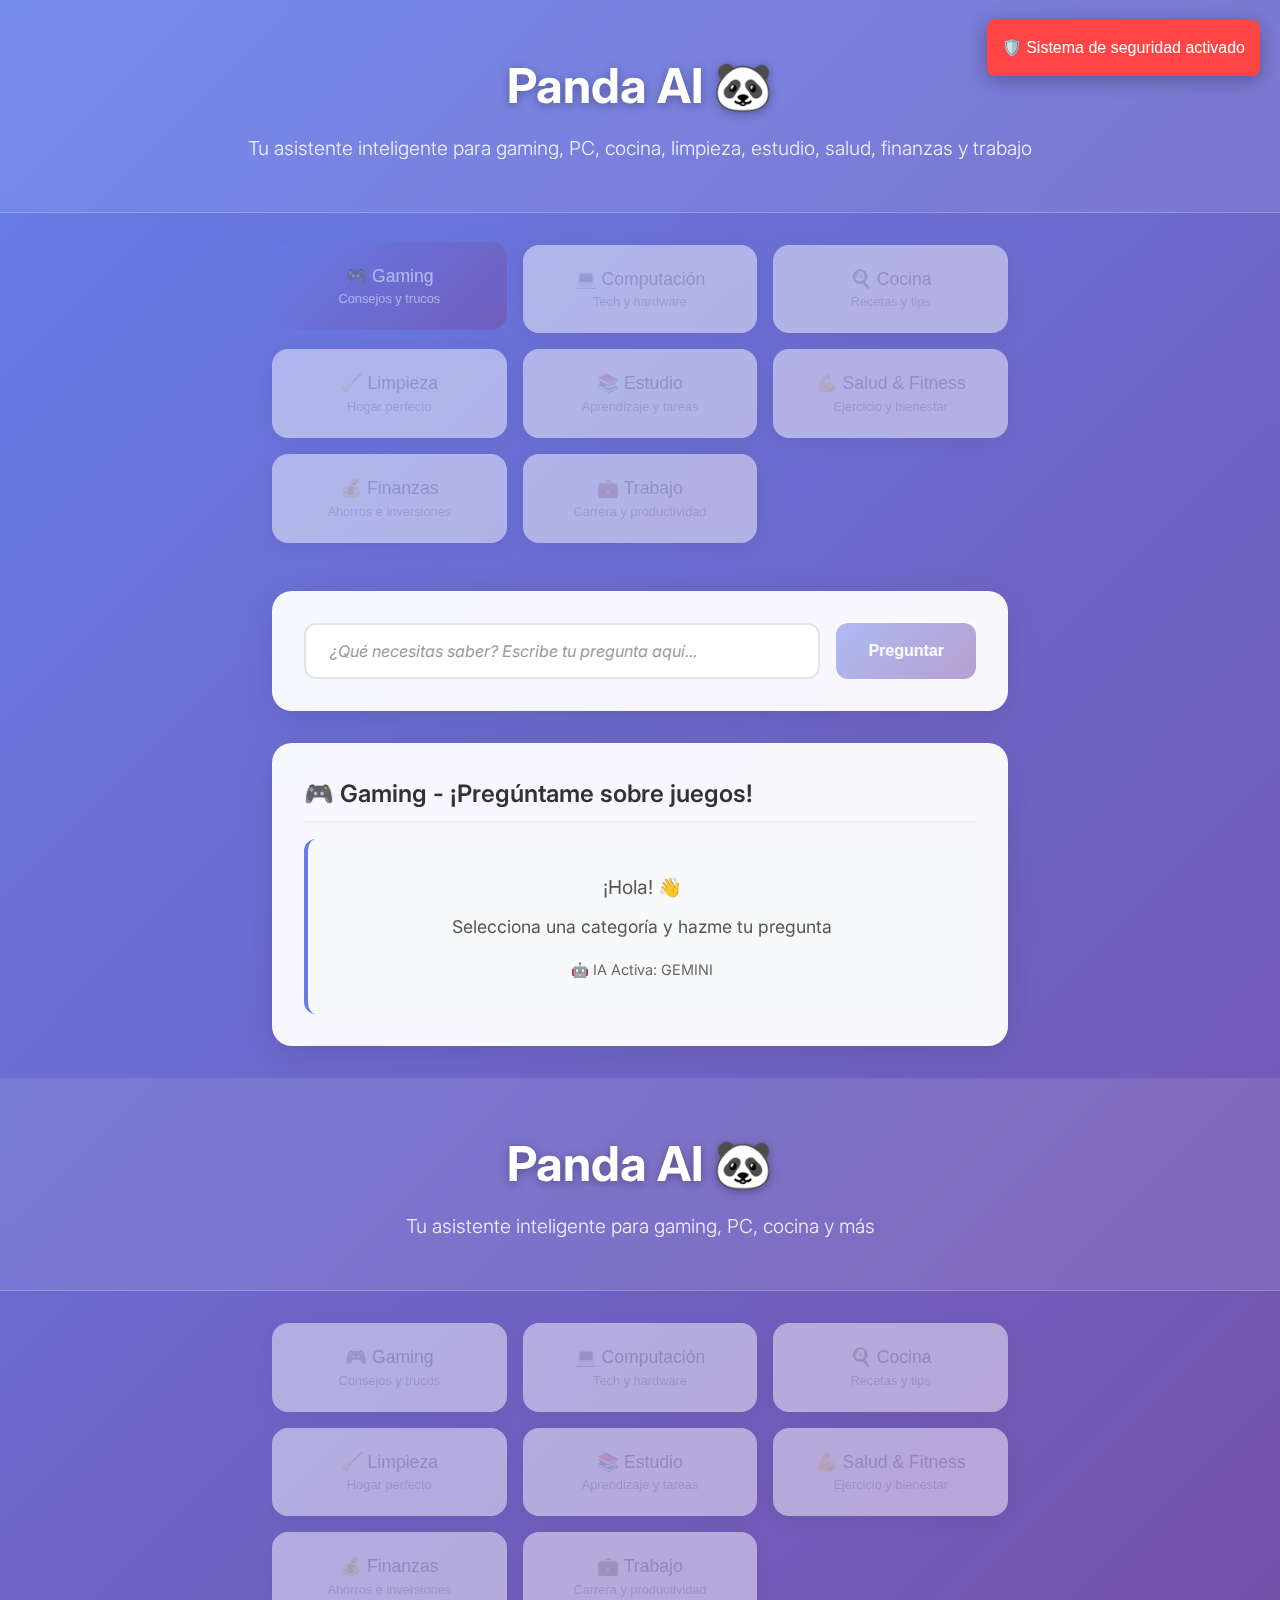
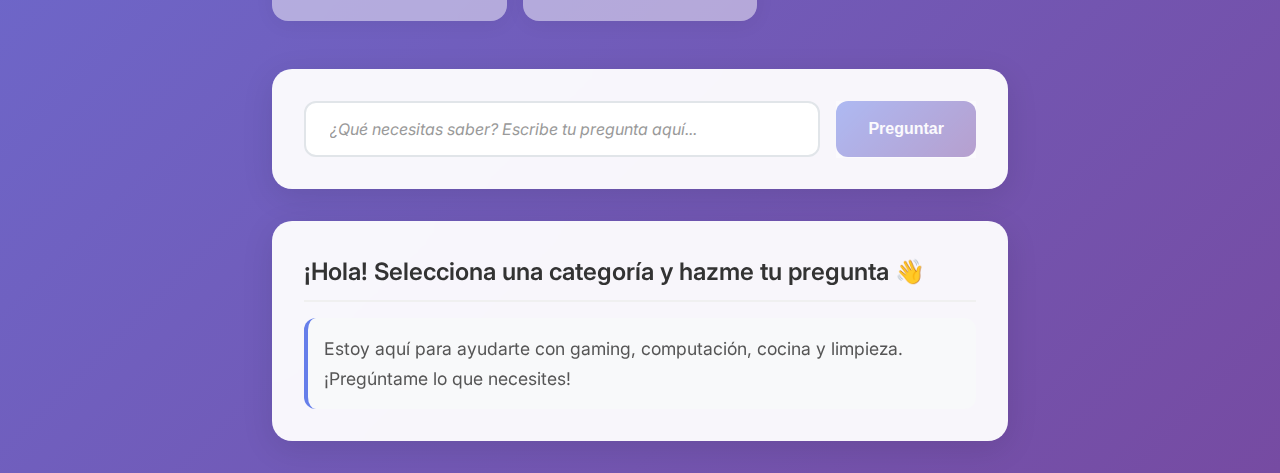
<file: index.html>
<!DOCTYPE html>
<html lang="es">
<head>
  <meta charset="UTF-8">
  <title>Panda AI Hub - Asistente IA Inteligente | Gaming, Tech, Cocina y Más</title>
  <meta name="viewport" content="width=device-width, initial-scale=1.0">
  <meta name="description" content="🐼 Panda AI - El mejor asistente de IA gratuito para gaming, tecnología, cocina, limpieza, estudio, salud y finanzas. Respuestas instantáneas con IA avanzada.">
  
  <!-- 🛡️ SEGURIDAD ULTRA AVANZADA -->
  <meta http-equiv="X-Content-Type-Options" content="nosniff">
  <meta http-equiv="X-Frame-Options" content="DENY">
  <meta http-equiv="X-XSS-Protection" content="1; mode=block">
  <meta http-equiv="Referrer-Policy" content="strict-origin-when-cross-origin">
  <meta http-equiv="Permissions-Policy" content="geolocation=(), microphone=(), camera=()">
  
  <!-- SEO OPTIMIZADO -->
  <meta name="robots" content="index, follow, max-image-preview:large">
  <meta name="author" content="Panda AI Hub">
  <meta name="keywords" content="IA gratis, asistente virtual, gaming IA, tecnología IA, cocina IA, limpieza IA, estudio IA, salud IA, finanzas IA, Argentina, chatbot inteligente">
  <link rel="canonical" href="https://pandaai.com">
  
  <!-- OPEN GRAPH OPTIMIZADO -->
  <meta property="og:type" content="website">
  <meta property="og:title" content="🐼 Panda AI Hub - Asistente IA Gratuito">
  <meta property="og:description" content="El mejor asistente de IA para gaming, tecnología, cocina y más. ¡Completamente gratis!">
  <meta property="og:url" content="https://pandaai.com">
  <meta property="og:site_name" content="Panda AI Hub">
  <meta property="og:image" content="https://pandaai.com/panda-ai-preview.jpg">
  <meta property="og:image:width" content="1200">
  <meta property="og:image:height" content="630">
  <meta property="og:locale" content="es_AR">
  
  <!-- TWITTER CARDS -->
  <meta name="twitter:card" content="summary_large_image">
  <meta name="twitter:title" content="🐼 Panda AI Hub - Asistente IA Gratuito">
  <meta name="twitter:description" content="El mejor asistente de IA para gaming, tecnología, cocina y más. ¡Completamente gratis!">
  <meta name="twitter:image" content="https://pandaai.com/panda-ai-preview.jpg">
  
  <!-- FAVICON OPTIMIZADO -->
  <link rel="icon" type="image/svg+xml" href="data:image/svg+xml,<svg xmlns=%22http://www.w3.org/2000/svg%22 viewBox=%220 0 100 100%22><text y=%22.9em%22 font-size=%2290%22>🐼</text></svg>">
  <link rel="apple-touch-icon" href="data:image/svg+xml,<svg xmlns=%22http://www.w3.org/2000/svg%22 viewBox=%220 0 100 100%22><text y=%22.9em%22 font-size=%2290%22>🐼</text></svg>">
  
  <!-- CSS OPTIMIZADO -->
  <link rel="preconnect" href="https://fonts.googleapis.com">
  <link rel="preconnect" href="https://fonts.gstatic.com" crossorigin>
  <link href="https://fonts.googleapis.com/css2?family=Inter:wght@300;400;500;600;700;800&display=swap" rel="stylesheet">
  <link rel="stylesheet" href="style.min.css">
  
  <!-- STRUCTURED DATA -->
  <script type="application/ld+json">
  {
    "@context": "https://schema.org",
    "@type": "WebApplication",
    "name": "Panda AI Hub",
    "description": "Asistente de IA gratuito especializado en gaming, tecnología, cocina, limpieza, estudio, salud y finanzas",
    "url": "https://pandaai.com",
    "applicationCategory": "UtilityApplication",
    "operatingSystem": "Web Browser",
    "offers": {
      "@type": "Offer",
      "price": "0",
      "priceCurrency": "USD"
    },
    "creator": {
      "@type": "Organization",
      "name": "Panda AI Hub"
    }
  }
  </script>
</head>
<body>

  <!-- HEADER -->
  <header>
    <h1>Panda AI 🐼</h1>
    <p>Tu asistente inteligente para gaming, PC, cocina, limpieza, estudio, salud, finanzas y trabajo</p>
  </header>

  <main>
    <!-- SECCIONES -->
    <section id="secciones" aria-label="Categorías disponibles">
      <button onclick="setSeccion('gaming')" data-section="gaming" aria-label="Sección Gaming">
        🎮 Gaming
        <small>Consejos y trucos</small>
      </button>
      <button onclick="setSeccion('pc')" data-section="pc" aria-label="Sección Computación">
        💻 Computación
        <small>Tech y hardware</small>
      </button>
      <button onclick="setSeccion('cocina')" data-section="cocina" aria-label="Sección Cocina">
        🍳 Cocina
        <small>Recetas y tips</small>
      </button>
      <button onclick="setSeccion('limpieza')" data-section="limpieza" aria-label="Sección Limpieza">
        🧹 Limpieza
        <small>Hogar perfecto</small>
      </button>
      <button onclick="setSeccion('estudio')" data-section="estudio" aria-label="Sección Estudio">
        📚 Estudio
        <small>Aprendizaje y tareas</small>
      </button>
      <button onclick="setSeccion('salud')" data-section="salud" aria-label="Sección Salud">
        💪 Salud & Fitness
        <small>Ejercicio y bienestar</small>
      </button>
      <button onclick="setSeccion('dinero')" data-section="dinero" aria-label="Sección Finanzas">
        💰 Finanzas
        <small>Ahorros e inversiones</small>
      </button>
      <button onclick="setSeccion('trabajo')" data-section="trabajo" aria-label="Sección Trabajo">
        💼 Trabajo
        <small>Carrera y productividad</small>
      </button>
    </section>

    <!-- INPUT -->
    <section id="consulta" aria-label="Área de consulta">
      <input 
        type="text" 
        id="pregunta" 
        placeholder="¿Qué necesitas saber? Escribe tu pregunta aquí..."
        maxlength="200"
        aria-label="Campo de pregunta"
        autocomplete="off"
      >
      <button onclick="preguntarIA()" aria-label="Enviar pregunta a la IA">
        <span id="btn-text">Preguntar</span>
      </button>
    </section>

    <!-- RESPUESTA -->
    <section id="resultado" aria-label="Área de respuesta">
      <h2 id="titulo">¡Hola! Selecciona una categoría y hazme tu pregunta 👋</h2>
      <div id="respuesta" role="region" aria-live="polite">
        Estoy aquí para ayudarte con gaming, computación, cocina, limpieza, estudio, salud, finanzas y trabajo. 
        ¡Pregúntame lo que necesites!
      </div>
    </section>
  </main>

  <!-- 🛡️ SISTEMA DE SEGURIDAD -->
  <script src="security.js" defer></script>
  
  <!-- JS PRINCIPAL -->
  <script src="app.js" defer></script>
  
  <!-- ANALYTICS (opcional - agregar tu código) -->
  <!-- <script async src="https://www.googletagmanager.com/gtag/js?id=GA_MEASUREMENT_ID"></script> -->
</body>
</html>
<!DOCTYPE html>
<html lang="es">
<head>
  <meta charset="UTF-8">
  <title>Panda AI Hub - Tu Asistente Inteligente</title>
  <meta name="viewport" content="width=device-width, initial-scale=1.0">
  <meta name="description" content="Panda AI - Asistente inteligente especializado en gaming, computación, cocina y limpieza">

  <!-- CSS -->
  <link rel="stylesheet" href="style.css.css">
  <link href="https://fonts.googleapis.com/css2?family=Inter:wght@300;400;500;600;700&display=swap" rel="stylesheet">
  
  <!-- 🛡️ SEGURIDAD ULTRA AVANZADA -->
  <meta http-equiv="X-Content-Type-Options" content="nosniff">
  <meta http-equiv="X-Frame-Options" content="DENY">
  <meta http-equiv="X-XSS-Protection" content="1; mode=block">
  <meta http-equiv="Referrer-Policy" content="strict-origin-when-cross-origin">
  <meta http-equiv="Permissions-Policy" content="geolocation=(), microphone=(), camera=()">
  
  <!-- SEO y Meta Tags -->
  <meta name="robots" content="index, follow">
  <meta name="author" content="Panda AI Hub">
  <meta name="keywords" content="IA, asistente virtual, gaming, tecnología, cocina, limpieza, Argentina">
  <link rel="canonical" href="https://pandaai.com">
  
  <!-- Open Graph -->
  <meta property="og:type" content="website">
  <meta property="og:title" content="Panda AI Hub - Asistente IA Inteligente">
  <meta property="og:description" content="El mejor asistente de IA para gaming, tecnología, cocina y más">
  <meta property="og:url" content="https://pandaai.com">
  <meta property="og:site_name" content="Panda AI Hub">
</head>
<body>

  <!-- HEADER -->
  <header>
    <h1>Panda AI 🐼</h1>
    <p>Tu asistente inteligente para gaming, PC, cocina y más</p>
  </header>

  <main>
    <!-- SECCIONES -->
    <section id="secciones">
      <button onclick="setSeccion('gaming')" data-section="gaming">
        🎮 Gaming
        <small>Consejos y trucos</small>
      </button>
      <button onclick="setSeccion('pc')" data-section="pc">
        💻 Computación
        <small>Tech y hardware</small>
      </button>
      <button onclick="setSeccion('cocina')" data-section="cocina">
        🍳 Cocina
        <small>Recetas y tips</small>
      </button>
      <button onclick="setSeccion('limpieza')" data-section="limpieza">
        🧹 Limpieza
        <small>Hogar perfecto</small>
      </button>
      <button onclick="setSeccion('estudio')" data-section="estudio">
        📚 Estudio
        <small>Aprendizaje y tareas</small>
      </button>
      <button onclick="setSeccion('salud')" data-section="salud">
        💪 Salud & Fitness
        <small>Ejercicio y bienestar</small>
      </button>
      <button onclick="setSeccion('dinero')" data-section="dinero">
        💰 Finanzas
        <small>Ahorros e inversiones</small>
      </button>
      <button onclick="setSeccion('trabajo')" data-section="trabajo">
        💼 Trabajo
        <small>Carrera y productividad</small>
      </button>
    </section>

    <!-- INPUT -->
    <section id="consulta">
      <input 
        type="text" 
        id="pregunta" 
        placeholder="¿Qué necesitas saber? Escribe tu pregunta aquí..."
        maxlength="200"
      >
      <button onclick="preguntarIA()">
        <span id="btn-text">Preguntar</span>
      </button>
    </section>

    <!-- RESPUESTA -->
    <section id="resultado">
      <h2 id="titulo">¡Hola! Selecciona una categoría y hazme tu pregunta 👋</h2>
      <div id="respuesta">
        Estoy aquí para ayudarte con gaming, computación, cocina y limpieza. 
        ¡Pregúntame lo que necesites!
      </div>
    </section>
  </main>

  <!-- 🛡️ SISTEMA DE SEGURIDAD -->
  <script src="security.js"></script>
  
  <!-- JS PRINCIPAL -->
  <script src="app.js"></script>
</body>
</html>
</file>
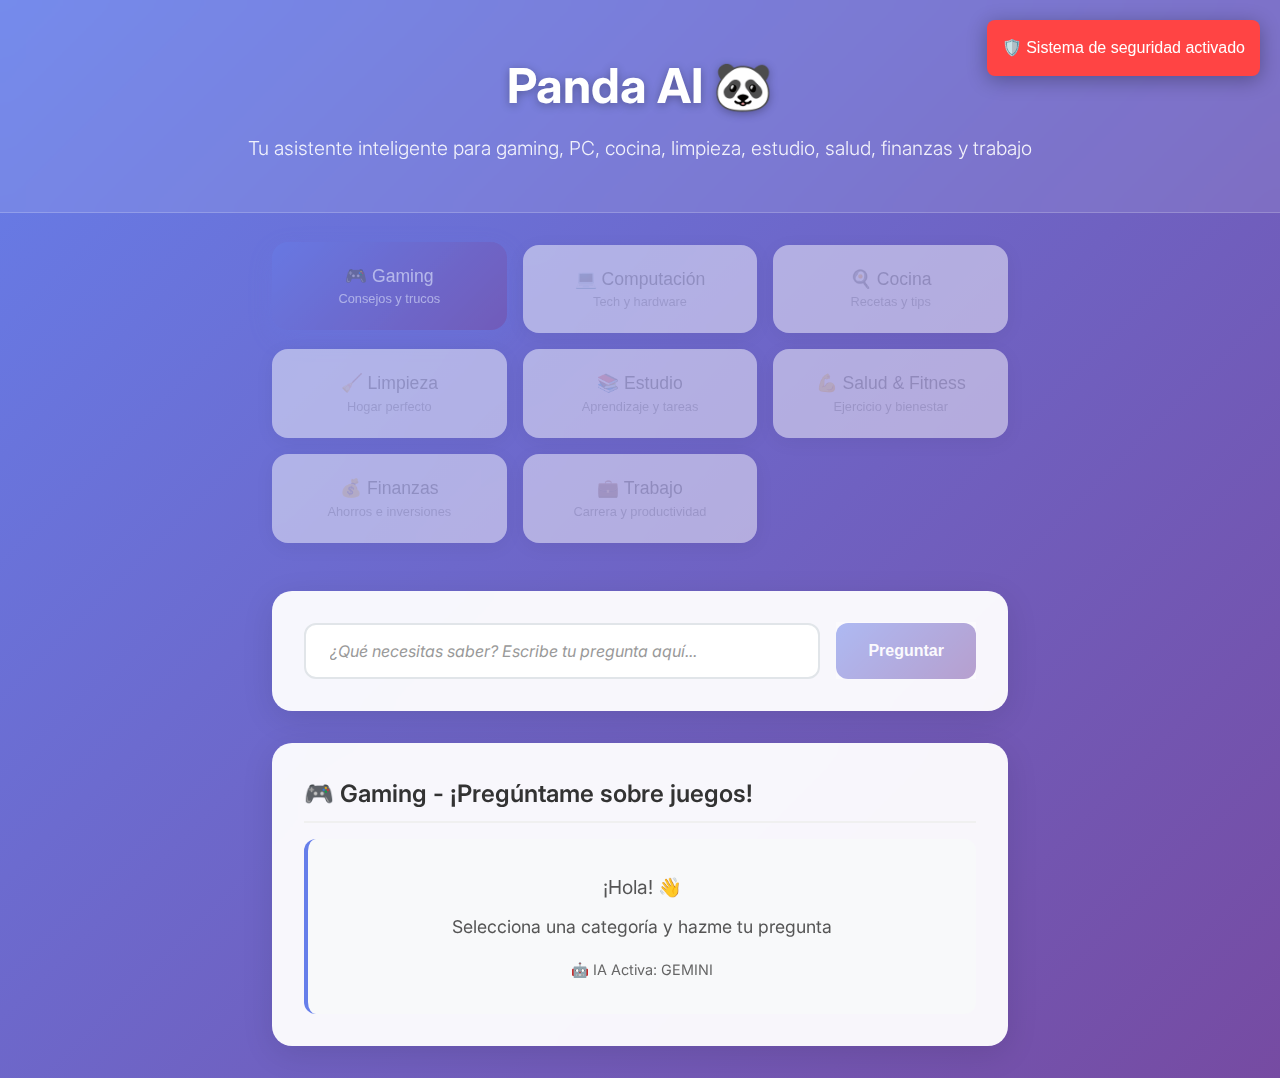
<file: index-prod.html>
<!DOCTYPE html>
<html lang="es">
<head>
  <meta charset="UTF-8">
  <title>Panda AI Hub - Asistente IA Inteligente | Gaming, Tech, Cocina y Más</title>
  <meta name="viewport" content="width=device-width, initial-scale=1.0">
  <meta name="description" content="🐼 Panda AI - El mejor asistente de IA gratuito para gaming, tecnología, cocina, limpieza, estudio, salud y finanzas. Respuestas instantáneas con IA avanzada.">
  
  <!-- 🛡️ SEGURIDAD ULTRA AVANZADA -->
  <meta http-equiv="X-Content-Type-Options" content="nosniff">
  <meta http-equiv="X-Frame-Options" content="DENY">
  <meta http-equiv="X-XSS-Protection" content="1; mode=block">
  <meta http-equiv="Referrer-Policy" content="strict-origin-when-cross-origin">
  <meta http-equiv="Permissions-Policy" content="geolocation=(), microphone=(), camera=()">
  
  <!-- SEO OPTIMIZADO -->
  <meta name="robots" content="index, follow, max-image-preview:large">
  <meta name="author" content="Panda AI Hub">
  <meta name="keywords" content="IA gratis, asistente virtual, gaming IA, tecnología IA, cocina IA, limpieza IA, estudio IA, salud IA, finanzas IA, Argentina, chatbot inteligente">
  <link rel="canonical" href="https://pandaai.com">
  
  <!-- OPEN GRAPH OPTIMIZADO -->
  <meta property="og:type" content="website">
  <meta property="og:title" content="🐼 Panda AI Hub - Asistente IA Gratuito">
  <meta property="og:description" content="El mejor asistente de IA para gaming, tecnología, cocina y más. ¡Completamente gratis!">
  <meta property="og:url" content="https://pandaai.com">
  <meta property="og:site_name" content="Panda AI Hub">
  <meta property="og:image" content="https://pandaai.com/panda-ai-preview.jpg">
  <meta property="og:image:width" content="1200">
  <meta property="og:image:height" content="630">
  <meta property="og:locale" content="es_AR">
  
  <!-- TWITTER CARDS -->
  <meta name="twitter:card" content="summary_large_image">
  <meta name="twitter:title" content="🐼 Panda AI Hub - Asistente IA Gratuito">
  <meta name="twitter:description" content="El mejor asistente de IA para gaming, tecnología, cocina y más. ¡Completamente gratis!">
  <meta name="twitter:image" content="https://pandaai.com/panda-ai-preview.jpg">
  
  <!-- FAVICON OPTIMIZADO -->
  <link rel="icon" type="image/svg+xml" href="data:image/svg+xml,<svg xmlns=%22http://www.w3.org/2000/svg%22 viewBox=%220 0 100 100%22><text y=%22.9em%22 font-size=%2290%22>🐼</text></svg>">
  <link rel="apple-touch-icon" href="data:image/svg+xml,<svg xmlns=%22http://www.w3.org/2000/svg%22 viewBox=%220 0 100 100%22><text y=%22.9em%22 font-size=%2290%22>🐼</text></svg>">
  
  <!-- CSS OPTIMIZADO -->
  <link rel="preconnect" href="https://fonts.googleapis.com">
  <link rel="preconnect" href="https://fonts.gstatic.com" crossorigin>
  <link href="https://fonts.googleapis.com/css2?family=Inter:wght@300;400;500;600;700;800&display=swap" rel="stylesheet">
  <link rel="stylesheet" href="style.min.css">
  
  <!-- STRUCTURED DATA -->
  <script type="application/ld+json">
  {
    "@context": "https://schema.org",
    "@type": "WebApplication",
    "name": "Panda AI Hub",
    "description": "Asistente de IA gratuito especializado en gaming, tecnología, cocina, limpieza, estudio, salud y finanzas",
    "url": "https://pandaai.com",
    "applicationCategory": "UtilityApplication",
    "operatingSystem": "Web Browser",
    "offers": {
      "@type": "Offer",
      "price": "0",
      "priceCurrency": "USD"
    },
    "creator": {
      "@type": "Organization",
      "name": "Panda AI Hub"
    }
  }
  </script>
</head>
<body>

  <!-- HEADER -->
  <header>
    <h1>Panda AI 🐼</h1>
    <p>Tu asistente inteligente para gaming, PC, cocina, limpieza, estudio, salud, finanzas y trabajo</p>
  </header>

  <main>
    <!-- SECCIONES -->
    <section id="secciones" aria-label="Categorías disponibles">
      <button onclick="setSeccion('gaming')" data-section="gaming" aria-label="Sección Gaming">
        🎮 Gaming
        <small>Consejos y trucos</small>
      </button>
      <button onclick="setSeccion('pc')" data-section="pc" aria-label="Sección Computación">
        💻 Computación
        <small>Tech y hardware</small>
      </button>
      <button onclick="setSeccion('cocina')" data-section="cocina" aria-label="Sección Cocina">
        🍳 Cocina
        <small>Recetas y tips</small>
      </button>
      <button onclick="setSeccion('limpieza')" data-section="limpieza" aria-label="Sección Limpieza">
        🧹 Limpieza
        <small>Hogar perfecto</small>
      </button>
      <button onclick="setSeccion('estudio')" data-section="estudio" aria-label="Sección Estudio">
        📚 Estudio
        <small>Aprendizaje y tareas</small>
      </button>
      <button onclick="setSeccion('salud')" data-section="salud" aria-label="Sección Salud">
        💪 Salud & Fitness
        <small>Ejercicio y bienestar</small>
      </button>
      <button onclick="setSeccion('dinero')" data-section="dinero" aria-label="Sección Finanzas">
        💰 Finanzas
        <small>Ahorros e inversiones</small>
      </button>
      <button onclick="setSeccion('trabajo')" data-section="trabajo" aria-label="Sección Trabajo">
        💼 Trabajo
        <small>Carrera y productividad</small>
      </button>
    </section>

    <!-- INPUT -->
    <section id="consulta" aria-label="Área de consulta">
      <input 
        type="text" 
        id="pregunta" 
        placeholder="¿Qué necesitas saber? Escribe tu pregunta aquí..."
        maxlength="200"
        aria-label="Campo de pregunta"
        autocomplete="off"
      >
      <button onclick="preguntarIA()" aria-label="Enviar pregunta a la IA">
        <span id="btn-text">Preguntar</span>
      </button>
    </section>

    <!-- RESPUESTA -->
    <section id="resultado" aria-label="Área de respuesta">
      <h2 id="titulo">¡Hola! Selecciona una categoría y hazme tu pregunta 👋</h2>
      <div id="respuesta" role="region" aria-live="polite">
        Estoy aquí para ayudarte con gaming, computación, cocina, limpieza, estudio, salud, finanzas y trabajo. 
        ¡Pregúntame lo que necesites!
      </div>
    </section>
  </main>

  <!-- 🛡️ SISTEMA DE SEGURIDAD -->
  <script src="security.js" defer></script>
  
  <!-- JS PRINCIPAL -->
  <script src="app.js" defer></script>
  
  <!-- ANALYTICS (opcional - agregar tu código) -->
  <!-- <script async src="https://www.googletagmanager.com/gtag/js?id=GA_MEASUREMENT_ID"></script> -->
</body>
</html>
</file>
<file: style.min.css>
*{margin:0;padding:0;box-sizing:border-box}body{font-family:'Inter',-apple-system,BlinkMacSystemFont,sans-serif;background:linear-gradient(135deg,#667eea 0%,#764ba2 100%);min-height:100vh;color:#333;line-height:1.6}header{text-align:center;padding:3rem 2rem;background:rgba(255,255,255,0.1);backdrop-filter:blur(10px);border-bottom:1px solid rgba(255,255,255,0.2);margin-bottom:2rem}header h1{font-size:3rem;font-weight:700;color:white;margin-bottom:0.5rem;text-shadow:0 2px 10px rgba(0,0,0,0.3)}header p{font-size:1.2rem;color:rgba(255,255,255,0.9);font-weight:300}main{max-width:800px;margin:0 auto;padding:0 2rem}#secciones{display:grid;grid-template-columns:repeat(auto-fit,minmax(180px,1fr));gap:1rem;margin-bottom:3rem}#secciones button{background:rgba(255,255,255,0.95);border:none;padding:1.5rem 1rem;border-radius:16px;font-size:1.1rem;font-weight:500;cursor:pointer;transition:all 0.3s ease;box-shadow:0 4px 20px rgba(0,0,0,0.1);backdrop-filter:blur(10px)}#secciones button:hover{transform:translateY(-5px);box-shadow:0 8px 30px rgba(0,0,0,0.2);background:white}#secciones button:active{transform:translateY(-2px)}#secciones button.active{background:linear-gradient(135deg,#667eea 0%,#764ba2 100%);color:white;transform:translateY(-3px);box-shadow:0 8px 25px rgba(102,126,234,0.4)}#secciones button.active:hover{transform:translateY(-5px);box-shadow:0 10px 30px rgba(102,126,234,0.5)}#secciones button small{display:block;font-size:0.8rem;opacity:0.7;font-weight:300;margin-top:0.3rem}#secciones button.active small{opacity:0.9}#consulta{background:rgba(255,255,255,0.95);padding:2rem;border-radius:20px;margin-bottom:2rem;box-shadow:0 8px 32px rgba(0,0,0,0.1);backdrop-filter:blur(10px);display:flex;gap:1rem;flex-wrap:wrap}#pregunta{flex:1;min-width:250px;padding:1rem 1.5rem;border:2px solid #e1e5e9;border-radius:12px;font-size:1rem;font-family:inherit;transition:all 0.3s ease;background:white}#pregunta:focus{outline:none;border-color:#667eea;box-shadow:0 0 0 3px rgba(102,126,234,0.1)}#pregunta::placeholder{color:#999;font-style:italic}#consulta button{padding:1rem 2rem;background:linear-gradient(135deg,#667eea 0%,#764ba2 100%);color:white;border:none;border-radius:12px;font-size:1rem;font-weight:600;cursor:pointer;transition:all 0.3s ease;min-width:120px}#consulta button:hover{transform:translateY(-2px);box-shadow:0 6px 20px rgba(102,126,234,0.4)}#resultado{background:rgba(255,255,255,0.95);padding:2rem;border-radius:20px;box-shadow:0 8px 32px rgba(0,0,0,0.1);backdrop-filter:blur(10px);margin-bottom:2rem;animation:fadeIn 0.5s ease}#titulo{font-size:1.5rem;font-weight:600;color:#333;margin-bottom:1rem;padding-bottom:0.5rem;border-bottom:2px solid #f0f0f0}#respuesta{font-size:1.1rem;line-height:1.7;color:#555;min-height:60px;padding:1rem;background:#f8f9fa;border-radius:12px;border-left:4px solid #667eea;transition:all 0.3s ease}#respuesta.loading{background:linear-gradient(90deg,#f0f0f0 25%,#e0e0e0 50%,#f0f0f0 75%);background-size:200% 100%;animation:shimmer 1.5s infinite}.spinner{width:20px;height:20px;border:2px solid #f3f3f3;border-top:2px solid #667eea;border-radius:50%;animation:spin 1s linear infinite}@keyframes spin{0%{transform:rotate(0deg)}100%{transform:rotate(360deg)}}@keyframes fadeIn{from{opacity:0;transform:translateY(20px)}to{opacity:1;transform:translateY(0)}}@keyframes shimmer{0%{background-position:-200% 0}100%{background-position:200% 0}}@media (max-width:768px){header h1{font-size:2.5rem}header p{font-size:1rem}#secciones{grid-template-columns:repeat(2,1fr)}#consulta{flex-direction:column}#pregunta{min-width:100%}}@media (max-width:480px){header{padding:2rem 1rem}header h1{font-size:2rem}main{padding:0 1rem}#secciones{grid-template-columns:1fr}#secciones button{padding:1.2rem}}
</file>
<file: style.css.css>
/* Reset y base */
* {
  margin: 0;
  padding: 0;
  box-sizing: border-box;
}

body {
  font-family: 'Inter', -apple-system, BlinkMacSystemFont, sans-serif;
  background: linear-gradient(135deg, #667eea 0%, #764ba2 100%);
  min-height: 100vh;
  color: #333;
  line-height: 1.6;
}

/* Header */
header {
  text-align: center;
  padding: 3rem 2rem;
  background: rgba(255, 255, 255, 0.1);
  backdrop-filter: blur(10px);
  border-bottom: 1px solid rgba(255, 255, 255, 0.2);
  margin-bottom: 2rem;
}

header h1 {
  font-size: 3rem;
  font-weight: 700;
  color: white;
  margin-bottom: 0.5rem;
  text-shadow: 0 2px 10px rgba(0, 0, 0, 0.3);
}

header p {
  font-size: 1.2rem;
  color: rgba(255, 255, 255, 0.9);
  font-weight: 300;
}

/* Container principal */
main {
  max-width: 800px;
  margin: 0 auto;
  padding: 0 2rem;
}

/* Secciones */
#secciones {
  display: grid;
  grid-template-columns: repeat(auto-fit, minmax(180px, 1fr));
  gap: 1rem;
  margin-bottom: 3rem;
}

#secciones button {
  background: rgba(255, 255, 255, 0.95);
  border: none;
  padding: 1.5rem 1rem;
  border-radius: 16px;
  font-size: 1.1rem;
  font-weight: 500;
  cursor: pointer;
  transition: all 0.3s ease;
  box-shadow: 0 4px 20px rgba(0, 0, 0, 0.1);
  backdrop-filter: blur(10px);
}

#secciones button:hover {
  transform: translateY(-5px);
  box-shadow: 0 8px 30px rgba(0, 0, 0, 0.2);
  background: white;
}

#secciones button:active {
  transform: translateY(-2px);
}

/* Consulta */
#consulta {
  background: rgba(255, 255, 255, 0.95);
  padding: 2rem;
  border-radius: 20px;
  margin-bottom: 2rem;
  box-shadow: 0 8px 32px rgba(0, 0, 0, 0.1);
  backdrop-filter: blur(10px);
  display: flex;
  gap: 1rem;
  flex-wrap: wrap;
}

#pregunta {
  flex: 1;
  min-width: 250px;
  padding: 1rem 1.5rem;
  border: 2px solid #e1e5e9;
  border-radius: 12px;
  font-size: 1rem;
  font-family: inherit;
  transition: all 0.3s ease;
  background: white;
}

#pregunta:focus {
  outline: none;
  border-color: #667eea;
  box-shadow: 0 0 0 3px rgba(102, 126, 234, 0.1);
}

#consulta button {
  padding: 1rem 2rem;
  background: linear-gradient(135deg, #667eea 0%, #764ba2 100%);
  color: white;
  border: none;
  border-radius: 12px;
  font-size: 1rem;
  font-weight: 600;
  cursor: pointer;
  transition: all 0.3s ease;
  min-width: 120px;
}

#consulta button:hover {
  transform: translateY(-2px);
  box-shadow: 0 6px 20px rgba(102, 126, 234, 0.4);
}

/* Resultado */
#resultado {
  background: rgba(255, 255, 255, 0.95);
  padding: 2rem;
  border-radius: 20px;
  box-shadow: 0 8px 32px rgba(0, 0, 0, 0.1);
  backdrop-filter: blur(10px);
  margin-bottom: 2rem;
}

#titulo {
  font-size: 1.5rem;
  font-weight: 600;
  color: #333;
  margin-bottom: 1rem;
  padding-bottom: 0.5rem;
  border-bottom: 2px solid #f0f0f0;
}

#respuesta {
  font-size: 1.1rem;
  line-height: 1.7;
  color: #555;
  min-height: 60px;
  padding: 1rem;
  background: #f8f9fa;
  border-radius: 12px;
  border-left: 4px solid #667eea;
}

/* Responsive */
@media (max-width: 768px) {
  header h1 {
    font-size: 2.5rem;
  }
  
  header p {
    font-size: 1rem;
  }
  
  #secciones {
    grid-template-columns: repeat(2, 1fr);
  }
  
  #consulta {
    flex-direction: column;
  }
  
  #pregunta {
    min-width: 100%;
  }
}

@media (max-width: 480px) {
  header {
    padding: 2rem 1rem;
  }
  
  header h1 {
    font-size: 2rem;
  }
  
  main {
    padding: 0 1rem;
  }
  
  #secciones {
    grid-template-columns: 1fr;
  }
  
  #secciones button {
    padding: 1.2rem;
  }
}

/* Animaciones */
@keyframes fadeIn {
  from {
    opacity: 0;
    transform: translateY(20px);
  }
  to {
    opacity: 1;
    transform: translateY(0);
  }
}

#resultado {
  animation: fadeIn 0.5s ease;
}

/* Loading state */
.loading {
  position: relative;
  color: #667eea !important;
}

.loading::after {
  content: '';
  position: absolute;
  right: -30px;
  top: 50%;
  transform: translateY(-50%);
  width: 20px;
  height: 20px;
  border: 2px solid #f3f3f3;
  border-top: 2px solid #667eea;
  border-radius: 50%;
  animation: spin 1s linear infinite;
}

@keyframes spin {
  0% { transform: translateY(-50%) rotate(0deg); }
  100% { transform: translateY(-50%) rotate(360deg); }
}

/* Botón activo */
#secciones button.active {
  background: linear-gradient(135deg, #667eea 0%, #764ba2 100%);
  color: white;
  transform: translateY(-3px);
  box-shadow: 0 8px 25px rgba(102, 126, 234, 0.4);
}

#secciones button.active:hover {
  transform: translateY(-5px);
  box-shadow: 0 10px 30px rgba(102, 126, 234, 0.5);
}

/* Subtítulos en botones */
#secciones button small {
  display: block;
  font-size: 0.8rem;
  opacity: 0.7;
  font-weight: 300;
  margin-top: 0.3rem;
}

#secciones button.active small {
  opacity: 0.9;
}

/* Mejoras en el input */
#pregunta::placeholder {
  color: #999;
  font-style: italic;
}

/* Footer con info */
footer {
  text-align: center;
  padding: 2rem;
  color: rgba(255, 255, 255, 0.7);
  font-size: 0.9rem;
}

footer a {
  color: rgba(255, 255, 255, 0.9);
  text-decoration: none;
}

footer a:hover {
  text-decoration: underline;
}
/* 🔄 Spinner de carga para IA */
.spinner {
  width: 20px;
  height: 20px;
  border: 2px solid #f3f3f3;
  border-top: 2px solid #667eea;
  border-radius: 50%;
  animation: spin 1s linear infinite;
}

@keyframes spin {
  0% { transform: rotate(0deg); }
  100% { transform: rotate(360deg); }
}

/* 📱 Indicador de estado de IA */
.ia-status {
  position: fixed;
  top: 20px;
  right: 20px;
  background: rgba(255, 255, 255, 0.9);
  padding: 0.5rem 1rem;
  border-radius: 20px;
  font-size: 0.8rem;
  box-shadow: 0 2px 10px rgba(0, 0, 0, 0.1);
  backdrop-filter: blur(10px);
}

.ia-status.activa {
  background: rgba(102, 126, 234, 0.1);
  border: 1px solid rgba(102, 126, 234, 0.3);
}

/* 💡 Mejoras en respuestas */
#respuesta {
  transition: all 0.3s ease;
}

#respuesta.loading {
  background: linear-gradient(90deg, #f0f0f0 25%, #e0e0e0 50%, #f0f0f0 75%);
  background-size: 200% 100%;
  animation: shimmer 1.5s infinite;
}

@keyframes shimmer {
  0% { background-position: -200% 0; }
  100% { background-position: 200% 0; }
}
</file>
